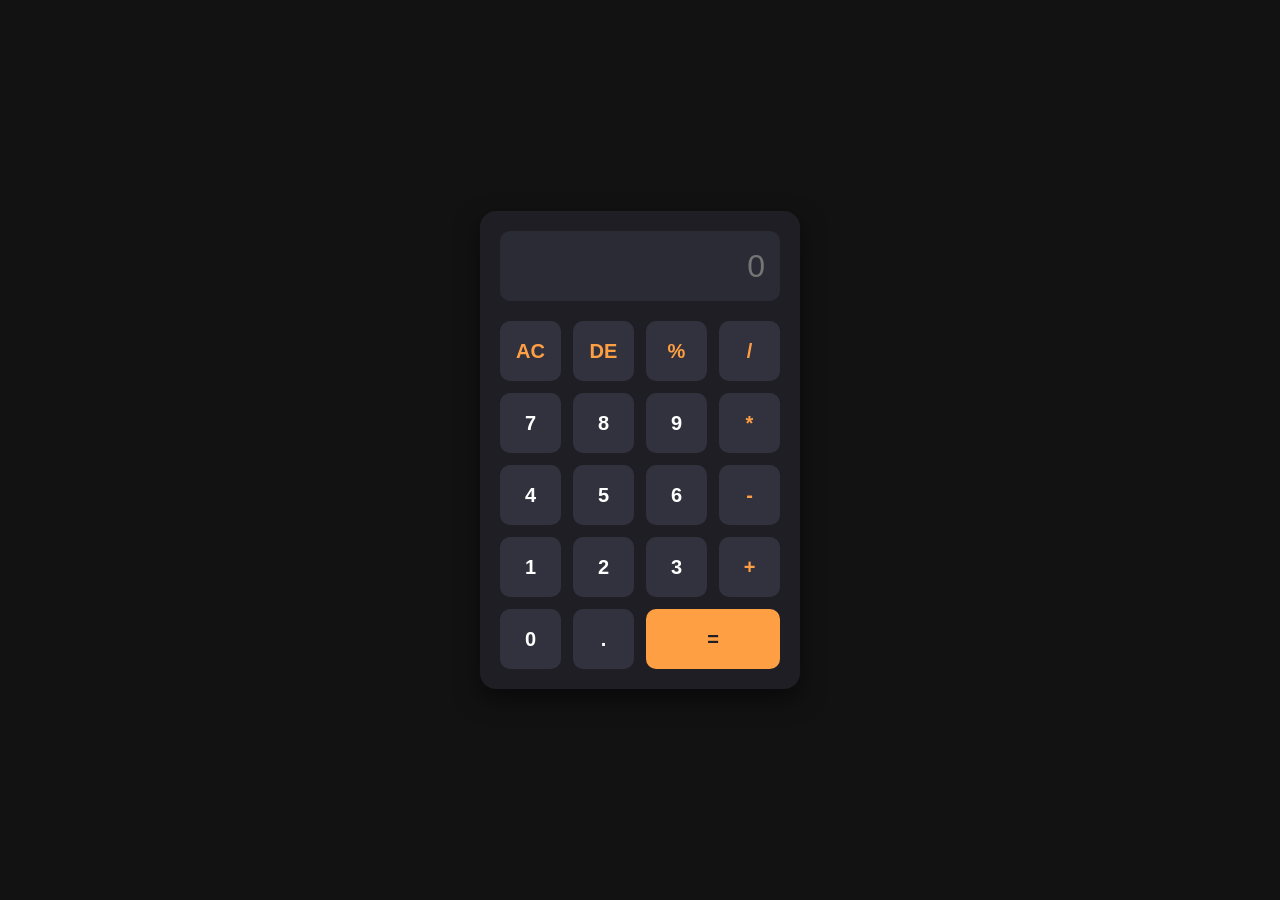
<file: index.html>
<!DOCTYPE html>
<html lang="en">
<head>
  <meta charset="UTF-8" />
  <meta name="viewport" content="width=device-width, initial-scale=1.0" />
  <title>Calculator</title>
  <link rel="stylesheet" href="style.css" />
</head>
<body>
  <div class="calculator">
    <input type="text" id="display" readonly placeholder="0" />
    <div class="buttons">
      <button class="operator" onclick="clearDisplay()">AC</button>
      <button class="operator" onclick="deleteLast()">DE</button>
      <button class="operator" onclick="appendValue('%')">%</button>
      <button class="operator" onclick="appendValue('/')">/</button>

      <button onclick="appendValue('7')">7</button>
      <button onclick="appendValue('8')">8</button>
      <button onclick="appendValue('9')">9</button>
      <button class="operator" onclick="appendValue('*')">*</button>

      <button onclick="appendValue('4')">4</button>
      <button onclick="appendValue('5')">5</button>
      <button onclick="appendValue('6')">6</button>
      <button class="operator" onclick="appendValue('-')">-</button>

      <button onclick="appendValue('1')">1</button>
      <button onclick="appendValue('2')">2</button>
      <button onclick="appendValue('3')">3</button>
      <button class="operator" onclick="appendValue('+')">+</button>

      <button onclick="appendValue('0')">0</button>
      <button onclick="appendValue('.')">.</button>
      <button class="equals" onclick="calculate()">=</button>
    </div>
  </div>

  <script src="app.js"></script>
</body>
</html>
</file>
<file: style.css>
* {
  box-sizing: border-box;
  margin: 0;
  padding: 0;
  font-family: 'Segoe UI', Tahoma, Geneva, Verdana, sans-serif;
}

body {
  display: flex;
  justify-content: center;
  align-items: center;
  min-height: 100vh;
  background-color: #121212;
}

.calculator {
  background-color: #1e1e24;
  padding: 20px;
  border-radius: 16px;
  box-shadow: 0 10px 25px rgba(0, 0, 0, 0.5);
  width: 320px;
}

#display {
  width: 100%;
  height: 70px;
  background-color: #2b2b36;
  color: #ffffff;
  border: none;
  border-radius: 10px;
  font-size: 2rem;
  text-align: right;
  padding: 15px;
  margin-bottom: 20px;
  outline: none;
}

.buttons {
  display: grid;
  grid-template-columns: repeat(4, 1fr);
  gap: 12px;
}

button {
  height: 60px;
  border: none;
  border-radius: 10px;
  font-size: 1.25rem;
  font-weight: 600;
  background-color: #32323e;
  color: #ffffff;
  cursor: pointer;
  transition: background-color 0.2s, transform 0.1s;
}

button:hover {
  background-color: #424252;
}

button:active {
  transform: scale(0.95);
}

.operator {
  color: #ff9f43;
}

.equals {
  grid-column: span 2;
  background-color: #ff9f43;
  color: #1e1e24;
}

.equals:hover {
  background-color: #ffb168;
}
</file>
<file: calculator.css>
* {
  box-sizing: border-box;
  margin: 0;
  padding: 0;
  font-family: 'Segoe UI', Tahoma, Geneva, Verdana, sans-serif;
}

body {
  display: flex;
  justify-content: center;
  align-items: center;
  min-height: 100vh;
  background-color: #121212;
}

.calculator {
  background-color: #1e1e24;
  padding: 20px;
  border-radius: 16px;
  box-shadow: 0 10px 25px rgba(0, 0, 0, 0.5);
  width: 320px;
}

#display {
  width: 100%;
  height: 70px;
  background-color: #2b2b36;
  color: #ffffff;
  border: none;
  border-radius: 10px;
  font-size: 2rem;
  text-align: right;
  padding: 15px;
  margin-bottom: 20px;
  outline: none;
}

.buttons {
  display: grid;
  grid-template-columns: repeat(4, 1fr);
  gap: 12px;
}

button {
  height: 60px;
  border: none;
  border-radius: 10px;
  font-size: 1.25rem;
  font-weight: 600;
  background-color: #32323e;
  color: #ffffff;
  cursor: pointer;
  transition: background-color 0.2s, transform 0.1s;
}

button:hover {
  background-color: #424252;
}

button:active {
  transform: scale(0.95);
}

.operator {
  color: #ff9f43;
}

.equals {
  grid-column: span 2;
  background-color: #ff9f43;
  color: #1e1e24;
}

.equals:hover {
  background-color: #ffb168;
}
</file>
